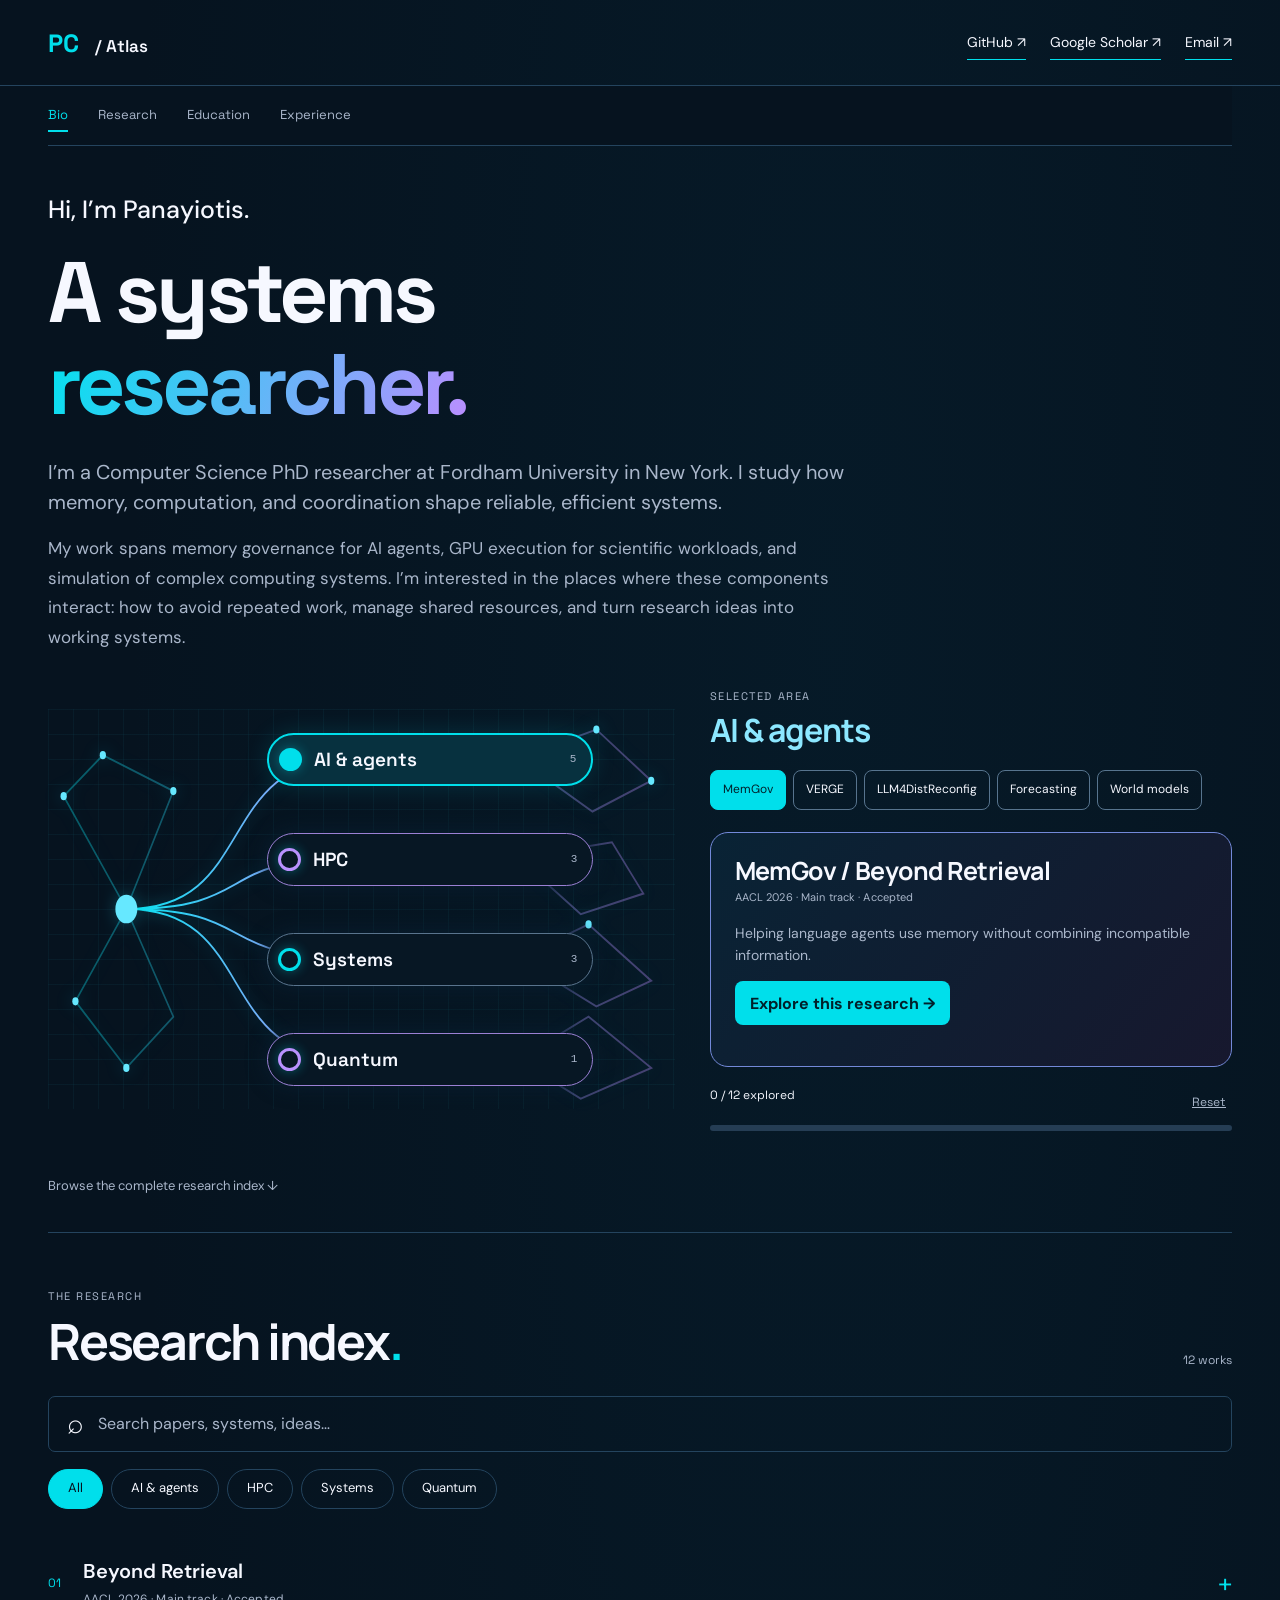
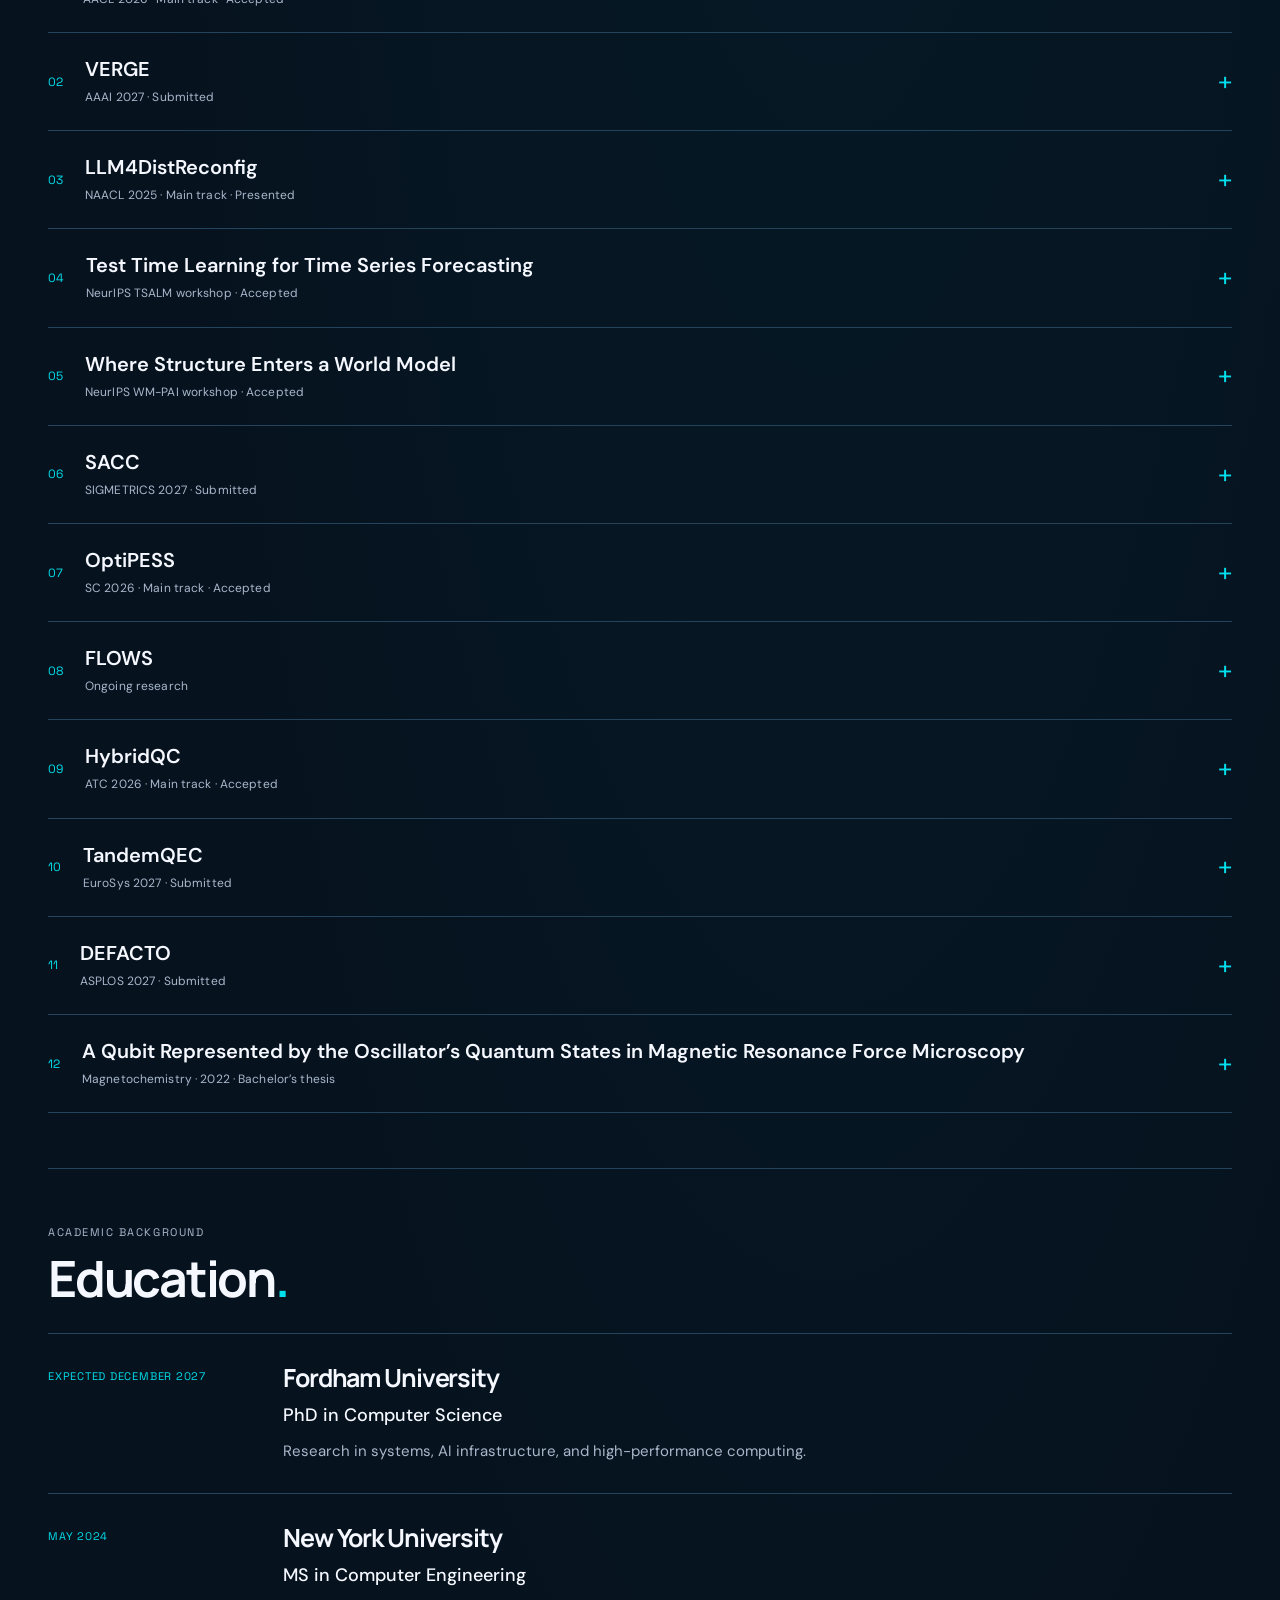
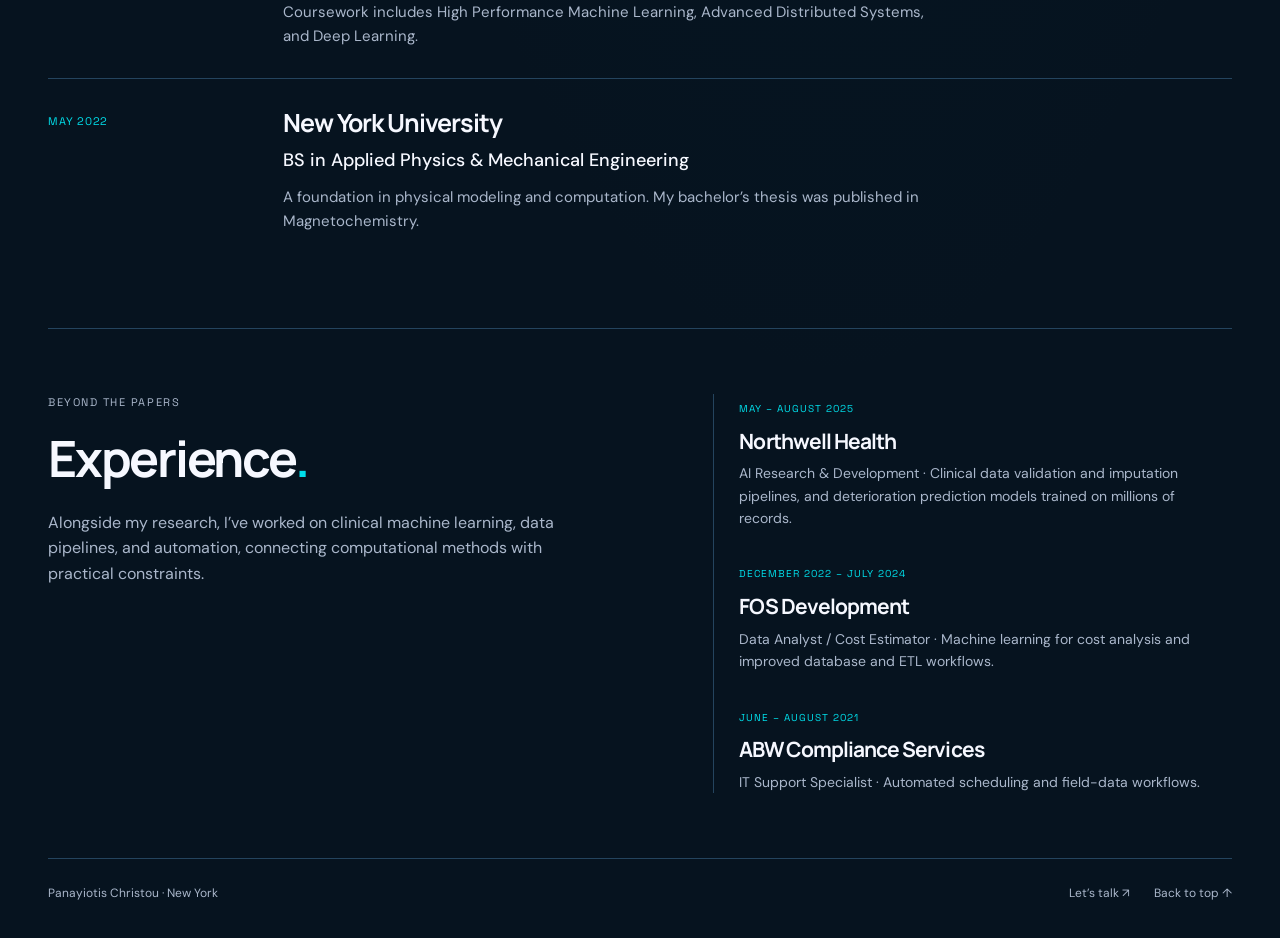
<file: index.html>
<!doctype html><html lang="en"><head><meta charset="utf-8"><meta name="viewport" content="width=device-width,initial-scale=1"><link rel="canonical" href="https://panaschristou.github.io/"><meta name="theme-color" content="#06131f"><meta name="description" content="Panayiotis Christou. Systems researcher at Fordham University working across AI infrastructure, HPC, and system design."><title>Panayiotis Christou | Systems Researcher</title><link rel="icon" href="assets/favicon.svg"><link rel="stylesheet" href="style.css?v=4"><script src="data.js?v=4"></script><script src="app.js?v=4" defer></script><script src="navigation.js?v=4" defer></script></head><body class="atlas"><header><a class="brand" href="./"><b>PC</b> / Atlas</a><nav class="profile-links" aria-label="Profile and contact"><a href="https://github.com/panaschristou">GitHub ↗</a><a href="https://scholar.google.com/citations?user=f0DMnVAAAAAJ">Google Scholar ↗</a><a href="mailto:pc2442@nyu.edu">Email ↗</a></nav></header><nav class="section-nav" aria-label="Page sections"><a href="#bio">Bio</a><a href="#research">Research</a><a href="#education">Education</a><a href="#experience">Experience</a></nav><main><section class="hero" id="bio" aria-label="Bio"><p class="greeting">Hi, I’m Panayiotis.</p><h1>A systems<br><em>researcher.</em></h1><div class="bio-copy"><p>I’m a Computer Science PhD researcher at Fordham University in New York. I study how memory, computation, and coordination shape reliable, efficient systems.</p><p>My work spans memory governance for AI agents, GPU execution for scientific workloads, and simulation of complex computing systems. I’m interested in the places where these components interact: how to avoid repeated work, manage shared resources, and turn research ideas into working systems.</p></div></section><section class="explorer" aria-label="Research explorer"><div class="map" aria-label="Choose a research area"><svg viewBox="0 0 800 390" preserveAspectRatio="none" aria-hidden="true"><defs><linearGradient id="line"><stop stop-color="#05e4ef"/><stop offset="1" stop-color="#bb8bff"/></linearGradient></defs><g fill="none" stroke="url(#line)" stroke-width="2"><path d="M100 195 C270 195 210 48 390 48 M100 195 C270 195 210 145 390 145 M100 195 C270 195 210 243 390 243 M100 195 C270 195 210 342 390 342"/><path opacity=".35" d="M100 195L20 85 70 45 160 80 100 195 35 285 100 350 160 300Z M600 48L700 20 770 70 695 100 600 48 M600 145L720 130 760 180 680 200Z M600 243L690 210 770 265 700 290Z M600 342L690 300 770 350 680 380Z"/></g><g fill="#66e8ff"><circle cx="100" cy="195" r="14"/><circle cx="20" cy="85" r="4"/><circle cx="70" cy="45" r="4"/><circle cx="160" cy="80" r="4"/><circle cx="35" cy="285" r="4"/><circle cx="100" cy="350" r="4"/><circle cx="700" cy="20" r="4"/><circle cx="770" cy="70" r="4"/><circle cx="690" cy="210" r="4"/></g></svg><div class="map-nodes"><button data-map="ai" aria-pressed="true"><i></i>AI & agents<small>5</small></button><button data-map="hpc" aria-pressed="false"><i></i>HPC<small>3</small></button><button data-map="systems" aria-pressed="false"><i></i>Systems<small>3</small></button><button data-map="quantum" aria-pressed="false"><i></i>Quantum<small>1</small></button></div></div><div class="explorer-content"><span class="eyebrow">SELECTED AREA</span><h2 id="area-title">AI & agents</h2><div id="paper-tabs" class="paper-tabs"></div><article id="active-paper" class="active-paper"></article><div class="progress-line"><span id="progress-text" aria-live="polite">0 / 12 explored</span><button id="reset-progress">Reset</button></div><progress max="12" value="0" aria-label="Research explored"></progress></div></section><a class="all-link" href="#research">Browse the complete research index ↓</a><section class="research" id="research"><div class="section-heading"><div><span class="eyebrow">THE RESEARCH</span><h2>Research index<span class="dot">.</span></h2></div><span class="count" aria-live="polite">12 works</span></div><label class="search"><span aria-hidden="true">⌕</span><input type="search" placeholder="Search papers, systems, ideas…" aria-label="Search research"></label><div class="filters" aria-label="Filter research"><button data-filter="all" aria-pressed="true">All</button><button data-filter="ai" aria-pressed="false">AI & agents</button><button data-filter="hpc" aria-pressed="false">HPC</button><button data-filter="systems" aria-pressed="false">Systems</button><button data-filter="quantum" aria-pressed="false">Quantum</button></div><div class="papers"><details class="paper" id="memgov" data-area="ai"><summary><span class="paper-num">01</span><span><span class="paper-title">Beyond Retrieval</span><span class="status">AACL 2026 · Main track · Accepted</span></span><span class="plus" aria-hidden="true">+</span></summary><div class="paper-body"><p class="subtitle">Deterministic Memory Governance with Pairwise Constraints and Certified Repair for Long-Term Language Agents</p><div class="research-narrative"><section><h4>Motivation</h4><p>Retrieval can return individually relevant memories that conflict when combined. This work asks how an agent can use long-term memory while respecting explicit compatibility constraints, instead of relying on the language model to resolve every conflict.</p></section><section><h4>Contribution</h4><p>MemGov inserts a governance layer between retrieval and context construction. It identifies pairwise conflicts, repairs candidate memory sets deterministically, and produces certificates that let the resulting selection be checked.</p></section><section><h4>Findings</h4><p>Across 3,200 benchmark cases, detected unsafe merges fell from 47–51% to 0%, with answer hit rates within approximately 2–4 percentage points of retrieval baselines and 62–69 ms of governance overhead per case.</p></section><section><h4>Insight</h4><p>The results illustrate a way to make memory consistency an explicit systems responsibility. The guarantee concerns detected pairwise constraint violations in evaluated memory sets; it does not establish factual correctness or eliminate hallucinations.</p></section></div><div class="paper-links"><a href="https://aclanthology.org/2026.aacl-long.246/">Paper ↗</a></div></div></details><details class="paper" id="verge" data-area="ai"><summary><span class="paper-num">02</span><span><span class="paper-title">VERGE</span><span class="status">AAAI 2027 · Submitted</span></span><span class="plus" aria-hidden="true">+</span></summary><div class="paper-body"><p class="subtitle">Verified Evidence-Aware Release Governance and Execution for Shared Multi-Agent Memory</p><div class="research-narrative"><section><h4>Motivation</h4><p>When multiple agents share memory, deciding what to release is a separate problem from finding relevant information. A useful release must also respect policy constraints, and those decisions should remain consistent across storage systems.</p></section><section><h4>Contribution</h4><p>VERGE combines typed release constraints, MILP-based planning, an independent verifier, and fail-closed commits. This separates utility optimization from enforcement: a proposed release must pass verification before it is committed.</p></section><section><h4>Findings</h4><p>In the 17,220-decision benchmark, evaluated planners matched the oracle objective with zero observed policy violations. Five storage adapters preserved equivalent release decisions. A separate, larger stress sweep exposed utility and timeout tradeoffs.</p></section><section><h4>Insight</h4><p>The systems question is where to place trust: the planner proposes, while a separate verification boundary decides whether the release can proceed. Benchmark compliance is evidence for the evaluated policies, not a universal safety guarantee.</p></section></div><div class="paper-links"></div></div></details><details class="paper" id="llm4dist" data-area="ai"><summary><span class="paper-num">03</span><span><span class="paper-title">LLM4DistReconfig</span><span class="status">NAACL 2025 · Main track · Presented</span></span><span class="plus" aria-hidden="true">+</span></summary><div class="paper-body"><p class="subtitle">A Fine-tuned Large Language Model for Power Distribution Network Reconfiguration</p><div class="research-narrative"><section><h4>Motivation</h4><p>Power distribution reconfiguration requires outputs that satisfy network constraints. A language model can produce plausible configurations that are still invalid, motivating adaptation that accounts for the structure of the task.</p></section><section><h4>Contribution</h4><p>The study combines domain-specific prompts, LoRA fine-tuning, and constraint-aware loss terms, and evaluates language-model-generated configurations across multiple network sizes.</p></section><section><h4>Findings</h4><p>In the reported Llama 2 experiment, improper outputs decreased from 481 to 24 out of 500 cases after the combined prompting, loss, and fine-tuning interventions.</p></section><section><h4>Insight</h4><p>The comparison shows why domain constraints belong in model adaptation and evaluation, beyond fluent output generation. The reduction comes from several interventions together and should not be attributed to any one component or generalized to every model.</p></section></div><div class="paper-links"><a href="https://arxiv.org/abs/2501.14960">arXiv ↗</a></div></div></details><details class="paper" id="ttt" data-area="ai"><summary><span class="paper-num">04</span><span><span class="paper-title">Test Time Learning for Time Series Forecasting</span><span class="status">NeurIPS TSALM workshop · Accepted</span></span><span class="plus" aria-hidden="true">+</span></summary><div class="paper-body"><p class="subtitle"></p><div class="research-narrative"><section><h4>Motivation</h4><p>Long time-series contexts contain useful history, but a fixed representation may not adapt well to the sequence being forecast. This study investigates test-time learning as an alternative mechanism for processing that history.</p></section><section><h4>Contribution</h4><p>Test-time training layers replace the Mamba blocks in the TimeMachine forecasting architecture. Experiments span seven datasets and examine forecasting behavior as the available input context grows.</p></section><section><h4>Findings</h4><p>At a 5,760-step input context, aggregate MSE was 0.509 versus 0.546 for TimeMachine, a 6.8% reduction in that comparison. Results vary across datasets and prediction horizons.</p></section><section><h4>Insight</h4><p>The work connects adaptation during sequence processing with forecasting quality. Longer context is an experimental variable rather than an automatic improvement; the reported aggregate does not imply a win on every dataset. The work was also presented to Northwell Health and Cadenza VC.</p></section></div><div class="paper-links"><a href="https://arxiv.org/abs/2409.14012">arXiv ↗</a></div></div></details><details class="paper" id="world-models" data-area="ai"><summary><span class="paper-num">05</span><span><span class="paper-title">Where Structure Enters a World Model</span><span class="status">NeurIPS WM-PAI workshop · Accepted</span></span><span class="plus" aria-hidden="true">+</span></summary><div class="paper-body"><p class="subtitle">From Predictive Fit to Physical Rollout</p><div class="research-narrative"><section><h4>Motivation</h4><p>Predicting the next observation accurately does not necessarily produce stable physical behavior when a model runs autonomously. This work studies where temporal and geometric structure should enter a model to improve its rollouts.</p></section><section><h4>Contribution</h4><p>The study combines same-body temporal prediction objectives with equivariant pairwise adapters and evaluates autonomous planetary trajectories, comparing these choices against an absolute next-token baseline.</p></section><section><h4>Findings</h4><p>On simulated single-planet trajectories, mean full-rollout MSE fell from 1.805 to 0.498 across three seeds, a 72.4% reduction. Evaluation used 16 autonomous rollouts per checkpoint.</p></section><section><h4>Insight</h4><p>The results distinguish local predictive fit from behavior over an extended rollout. They support studying objectives and structural adapters together, within the tested single-planet setting; they do not establish performance on interacting multi-body systems or real-world deployments.</p></section></div><div class="paper-links"></div></div></details><details class="paper" id="sacc" data-area="hpc"><summary><span class="paper-num">06</span><span><span class="paper-title">SACC</span><span class="status">SIGMETRICS 2027 · Submitted</span></span><span class="plus" aria-hidden="true">+</span></summary><div class="paper-body"><p class="subtitle">A Structure-Aware GPU Engine for Out-of-Core Constrained Clustering</p><div class="research-narrative"><section><h4>Motivation</h4><p>Constrained clustering couples assignment decisions through a graph, while large feature datasets can exceed GPU memory. SACC addresses how to exploit problem structure without requiring the entire dataset to reside on the device.</p></section><section><h4>Contribution</h4><p>The engine decomposes assignment graphs and dispatches components to specialized GPU solvers. Bounded streaming and reuse support out-of-core execution while preserving the clustering result in the matched evaluation.</p></section><section><h4>Findings</h4><p>A single 40 GB A100 processed 10 million rows containing 80 GB of features in the Tahoe experiment. Mean end-to-end speedup was 1.46× over a matched streaming reference, with identical assignments and centroids.</p></section><section><h4>Insight</h4><p>This comparison connects algorithmic structure with data movement: specialized solvers and a bounded working set can be evaluated together without changing the output. The speedup is specific to the matched Tahoe experiment, rather than a universal GPU performance claim.</p></section></div><div class="paper-links"></div></div></details><details class="paper" id="optipess" data-area="hpc"><summary><span class="paper-num">07</span><span><span class="paper-title">OptiPESS</span><span class="status">SC 2026 · Main track · Accepted</span></span><span class="plus" aria-hidden="true">+</span></summary><div class="paper-body"><p class="subtitle">A GPU-Accelerated Quantum-Classical Framework for Optimized PES Scans</p><div class="research-narrative"><section><h4>Motivation</h4><p>Potential-energy scans solve many related optimization problems. Treating every point as an independent cold start repeats setup and optimization work, motivating a workflow that reuses information across the scan.</p></section><section><h4>Contribution</h4><p>OptiPESS uses similarity-guided skip, quick, and full execution choices alongside persistent CUDA-Q contexts, cached optimizer state, CUDA graphs, and batched gradients.</p></section><section><h4>Findings</h4><p>Evaluation across 18 molecules on eight A100 GPUs reported up to 74.8% less wall time than plain VQE. The reported comparison reduced runtime from 11,908.82 seconds to 3,002.23 seconds.</p></section><section><h4>Insight</h4><p>The contribution is a systems approach to avoiding repeated work across related scientific tasks, alongside efficient GPU execution. These are noiseless statevector simulation results, not measured speedups on quantum hardware. A first-author SC 2026 presentation is scheduled.</p></section></div><div class="paper-links"><a href="https://arxiv.org/abs/2611.01389">arXiv ↗</a></div></div></details><details class="paper" id="flows" data-area="hpc"><summary><span class="paper-num">08</span><span><span class="paper-title">FLOWS</span><span class="status">Ongoing research</span></span><span class="plus" aria-hidden="true">+</span></summary><div class="paper-body"><p class="subtitle">A Fully Parallel Quantum-Classical Framework for Optimized Workload Structured Hamiltonians</p><div class="research-narrative"><section><h4>Motivation</h4><p>Related optimization workloads may share useful solutions and evaluation evidence, but reuse must be coordinated with changing resource needs. FLOWS investigates how to combine continuation across tasks with resource-aware execution.</p></section><section><h4>Contribution</h4><p>Current mechanisms include continuation and evidence contracts, exclusive device teams, setup-affinity scheduling, and bounded asynchronous observation windows. Chemistry and weighted MaxCut provide workload families with distinct qualification limits.</p></section><section><h4>Status & scope</h4><p>This is ongoing research. Device teams resize after outstanding work drains; running kernels do not migrate. Performance qualification is revision-specific, and no new speedup is claimed here.</p></section><section><h4>Insight</h4><p>The central design question is how to preserve valid reuse while controlling ownership, concurrency, and scheduling overhead. The project makes those boundaries explicit before drawing conclusions about native multi-GPU performance.</p></section></div><div class="paper-links"></div></div></details><details class="paper" id="hybridqc" data-area="systems"><summary><span class="paper-num">09</span><span><span class="paper-title">HybridQC</span><span class="status">ATC 2026 · Main track · Accepted</span></span><span class="plus" aria-hidden="true">+</span></summary><div class="paper-body"><p class="subtitle">Hardware-Grounded Simulation of Tightly Integrated Hybrid Quantum-Classical Systems</p><div class="research-narrative"><section><h4>Motivation</h4><p>Hybrid systems combine processors, controllers, memory, and communication links with different capacities. Modeling only computation can miss bottlenecks created by shared resources and orchestration.</p></section><section><h4>Contribution</h4><p>HybridQC maps workload dependency graphs onto finite-capacity resources in a discrete-event simulator. Hardware profiles cover five backends, enabling studies of scheduling, communication, and resource contention.</p></section><section><h4>Findings</h4><p>Mixed-workload simulations showed up to 1.80× makespan variation across scheduling policies, demonstrating that orchestration choices can materially change modeled completion time.</p></section><section><h4>Insight</h4><p>The result makes scheduling and resource contention part of the architectural analysis, rather than treating them as fixed overheads. Calibration and validation differ by backend; the reported variation is a simulated policy effect, not a universal hardware speedup.</p></section></div><div class="paper-links"><a href="https://arxiv.org/abs/2607.13352">arXiv ↗</a></div></div></details><details class="paper" id="tandemqec" data-area="systems"><summary><span class="paper-num">10</span><span><span class="paper-title">TandemQEC</span><span class="status">EuroSys 2027 · Submitted</span></span><span class="plus" aria-hidden="true">+</span></summary><div class="paper-body"><p class="subtitle">Joint Provisioning of Streaming Quantum Error Correction in Tightly-Integrated Quantum-Classical Systems</p><div class="research-narrative"><section><h4>Motivation</h4><p>Streaming error correction depends on an entire path from measurement through transfer and decoding to feedback. Provisioning decoder compute alone can overlook bandwidth, buffering, and contention elsewhere in that path.</p></section><section><h4>Contribution</h4><p>TandemQEC jointly models the streaming lifecycle and the resources that govern its latency. It provides a basis for studying decoder capacity, transfer bandwidth, and buffers together rather than sizing each in isolation.</p></section><section><h4>Findings</h4><p>Validation against 960 repeated GPU–CPU runs produced median absolute relative errors of 1.06% for median latency and 1.74% for p95 latency.</p></section><section><h4>Insight</h4><p>The work connects provisioning decisions to end-to-end timing, including tail latency. The error figures apply to the GPU–CPU validation campaign, not every backend. This project was previously titled StreamingQEC.</p></section></div><div class="paper-links"><a href="https://arxiv.org/abs/2607.13351">arXiv ↗</a></div></div></details><details class="paper" id="defacto" data-area="systems"><summary><span class="paper-num">11</span><span><span class="paper-title">DEFACTO</span><span class="status">ASPLOS 2027 · Submitted</span></span><span class="plus" aria-hidden="true">+</span></summary><div class="paper-body"><p class="subtitle">Composing Logical Execution, Real-Time Decoding, and Magic-State Supply in Tightly Integrated Quantum-Classical Systems</p><div class="research-narrative"><section><h4>Motivation</h4><p>Logical execution, real-time decoding, and magic-state supply interact through dependencies and finite resources. Improving one subsystem may leave total execution time unchanged if another resource remains the bottleneck.</p></section><section><h4>Contribution</h4><p>DEFACTO couples these components in an event-driven simulator with explicit resource ownership and feedback constraints, allowing joint provisioning decisions to be studied at the system level.</p></section><section><h4>Findings</h4><p>In a feedback-constrained case study, jointly increasing workers and feedback-buffer entries reduced modeled runtime from 105.9 to 21.5 ms, a 4.93× simulated speedup. Increasing workers alone gave no benefit in that configuration.</p></section><section><h4>Insight</h4><p>The case study illustrates why bottlenecks must be evaluated in combination: extra compute only helped when feedback capacity increased too. The result concerns the modeled workload, not acceleration of the simulator itself or measured hardware execution.</p></section></div><div class="paper-links"></div></div></details><details class="paper" id="thesis" data-area="quantum"><summary><span class="paper-num">12</span><span><span class="paper-title">A Qubit Represented by the Oscillator’s Quantum States in Magnetic Resonance Force Microscopy</span><span class="status">Magnetochemistry · 2022 · Bachelor’s thesis</span></span><span class="plus" aria-hidden="true">+</span></summary><div class="paper-body"><p class="subtitle"></p><div class="research-narrative"><section><h4>Motivation</h4><p>My bachelor’s thesis explores whether a mechanical oscillator in magnetic resonance force microscopy can represent a qubit, connecting a physical measurement platform with quantum-state control.</p></section><section><h4>Contribution</h4><p>The paper proposes using the oscillator’s lowest two quantum states under cantilever–spin resonance, and a control scheme that prepares the spin and varies its coupling interval with the oscillator.</p></section><section><h4>Findings</h4><p>The analysis derives the associated Rabi oscillations and uses experimentally motivated parameters to estimate a feasible oscillation frequency.</p></section><section><h4>Insight</h4><p>This is a theoretical proposal for oscillator-based qubit control, rather than an experimental demonstration. It established the physical modeling foundation of my undergraduate research and was published in Magnetochemistry in 2022.</p></section></div><div class="paper-links"><a href="https://doi.org/10.3390/magnetochemistry8080076">Paper ↗</a></div></div></details></div><p class="empty" hidden>No matching research. Try another search or area.</p></section><section class="education" id="education" aria-labelledby="education-title"><div class="section-heading"><div><span class="eyebrow">ACADEMIC BACKGROUND</span><h2 id="education-title">Education<span class="dot">.</span></h2></div></div><div class="education-list"><article><span class="degree-date">EXPECTED DECEMBER 2027</span><div><h3>Fordham University</h3><p class="degree">PhD in Computer Science</p><p>Research in systems, AI infrastructure, and high-performance computing.</p></div></article><article><span class="degree-date">MAY 2024</span><div><h3>New York University</h3><p class="degree">MS in Computer Engineering</p><p>Coursework includes High Performance Machine Learning, Advanced Distributed Systems, and Deep Learning.</p></div></article><article><span class="degree-date">MAY 2022</span><div><h3>New York University</h3><p class="degree">BS in Applied Physics &amp; Mechanical Engineering</p><p>A foundation in physical modeling and computation. My bachelor’s thesis was published in Magnetochemistry.</p></div></article></div></section><section class="about" id="experience"><div><span class="eyebrow">BEYOND THE PAPERS</span><h2>Experience<span class="dot">.</span></h2><p>Alongside my research, I’ve worked on clinical machine learning, data pipelines, and automation, connecting computational methods with practical constraints.</p></div><div class="timeline"><div><span>MAY – AUGUST 2025</span><h3>Northwell Health</h3><p>AI Research & Development · Clinical data validation and imputation pipelines, and deterioration prediction models trained on millions of records.</p></div><div><span>DECEMBER 2022 – JULY 2024</span><h3>FOS Development</h3><p>Data Analyst / Cost Estimator · Machine learning for cost analysis and improved database and ETL workflows.</p></div><div><span>JUNE – AUGUST 2021</span><h3>ABW Compliance Services</h3><p>IT Support Specialist · Automated scheduling and field-data workflows.</p></div></div></section><footer><span>Panayiotis Christou · New York</span><a href="mailto:pc2442@nyu.edu">Let’s talk ↗</a><a href="#bio">Back to top ↑</a></footer></main><dialog id="research-dialog"><button class="close-dialog" aria-label="Close research details">Close ×</button><div id="dialog-body"></div></dialog></body></html>
</file>
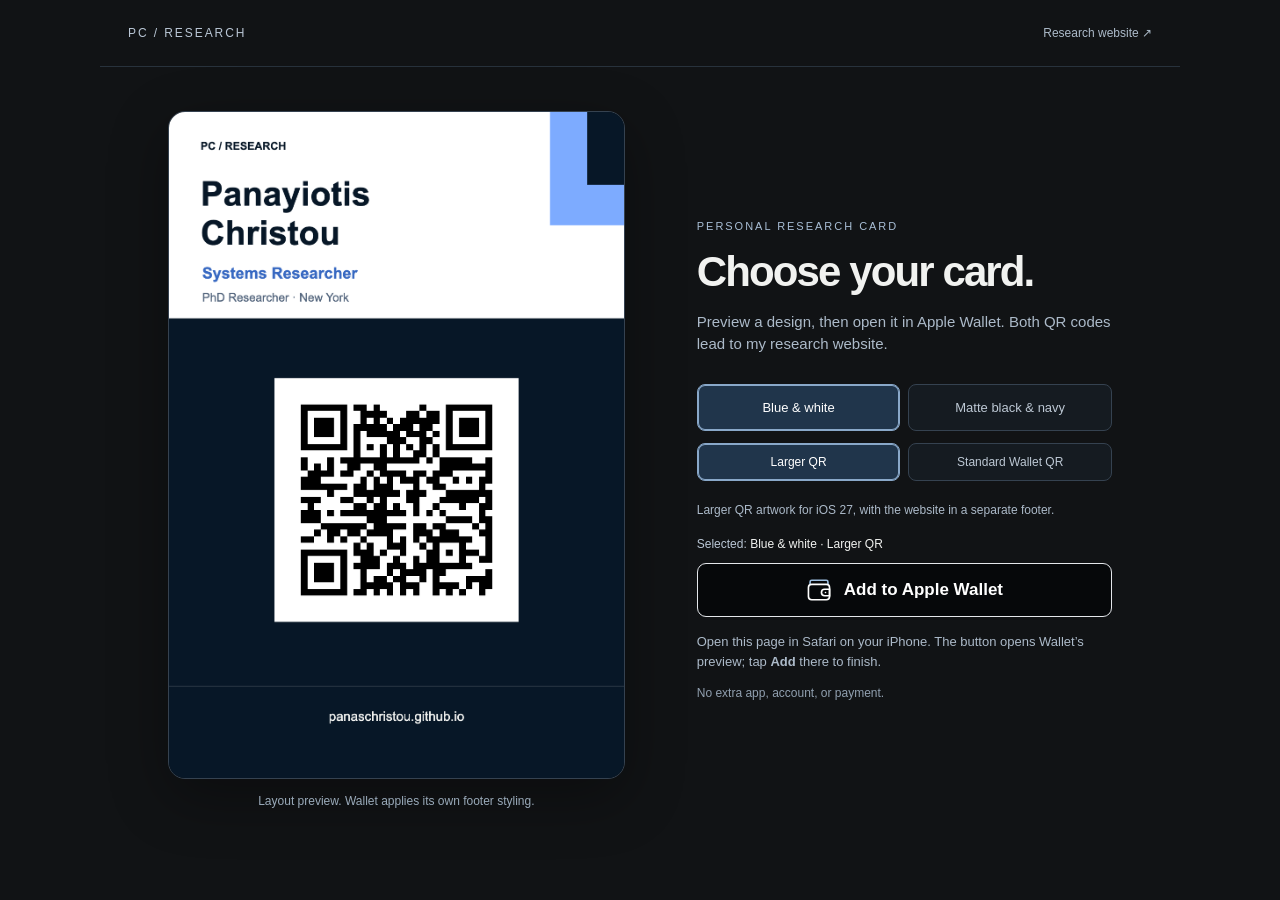
<file: card/index.html>
<!doctype html>
<html lang="en">
<head>
  <meta charset="utf-8">
  <meta name="viewport" content="width=device-width,initial-scale=1,viewport-fit=cover">
  <meta name="theme-color" content="#111315">
  <meta name="robots" content="noindex">
  <title>Panayiotis Christou · Wallet card</title>
  <style>
    *{box-sizing:border-box}body{margin:0;background:#111315;color:#f1f2f0;font:16px/1.5 -apple-system,BlinkMacSystemFont,"Helvetica Neue",Arial,sans-serif}
    a{color:inherit}header{max-width:1080px;margin:auto;padding:24px 28px;display:flex;align-items:center;justify-content:space-between;border-bottom:1px solid #28323c;font-size:12px}
    .brand{letter-spacing:.16em;color:#bac7d6}.back{text-decoration:none;color:#acbac9}
    main{max-width:1000px;margin:auto;padding:44px 28px;display:grid;grid-template-columns:1.1fr 1fr;gap:72px;align-items:center}
    .intro{grid-column:2;grid-row:1}.eyebrow{color:#a9bfd6;font-size:11px;letter-spacing:.18em;text-transform:uppercase}h1{font-size:42px;line-height:1.06;letter-spacing:-.045em;font-weight:600;margin:16px 0}
    .description{color:#acbac9;font-size:15px;max-width:32em}.choices{display:grid;grid-template-columns:1fr 1fr;gap:8px;margin:28px 0 20px}
    .layouts{margin-top:-8px}.layouts button{font-size:12px;padding:9px}.layout-note{font-size:12px;color:#acbac9;margin:0 0 16px}button{font:inherit;cursor:pointer;border:1px solid #354250;border-radius:8px;color:#bdc8d4;background:#151b21;padding:13px 9px;font-size:13px}
    button[aria-pressed="true"]{background:#20354b;color:#fff;border-color:#89a8c9;box-shadow:inset 0 0 0 1px #89a8c9}
    .preview{grid-column:1;grid-row:1;margin:0;min-width:0}.preview img{display:block;width:100%;height:auto;border-radius:17px;border:1px solid #354250;box-shadow:0 18px 60px #0005}
    figcaption{margin-top:13px;color:#9aaaba;font-size:12px;text-align:center}.wallet-link{display:flex;align-items:center;justify-content:center;gap:12px;min-height:54px;width:100%;border:1px solid #e4e7eb;border-radius:9px;background:#06080a;color:#fff;text-decoration:none;font-size:17px;font-weight:600}
    .wallet-link svg{width:26px;height:26px;flex-shrink:0}.help{font-size:13px;color:#acbac9;margin-top:15px}.small{font-size:12px;color:#91a0b0}.selected{font-size:12px;color:#bac7d6;margin:16px 0 10px}.selected strong{color:#f1f2f0;font-weight:500}
    :focus-visible{outline:3px solid #adc8e5;outline-offset:4px}button:hover{border-color:#adc8e5}.wallet-link:hover{background:#142335}
    @media(max-width:700px){header{padding:18px 20px;font-size:10px}main{display:flex;flex-direction:column;gap:0;padding:24px 20px 28px;padding-bottom:max(28px,env(safe-area-inset-bottom))}.intro{display:contents}.eyebrow{display:none}h1{font-size:29px;text-align:center;margin:0 0 8px}.description{text-align:center;font-size:13px;margin:0;max-width:29em}.choices{order:1;width:100%;max-width:380px;margin:18px 0}.preview{order:2;width:min(100%,310px)}.preview img{max-height:46svh;width:auto;max-width:100%;margin:auto;object-fit:contain;border-radius:13px}figcaption{font-size:11px;margin-top:9px}.layouts{margin-top:0}.layout-note{order:1;text-align:center;font-size:11px;margin:0 0 16px;max-width:32em}.selected{order:3;margin-top:18px}.wallet-link{order:4;max-width:380px}.help{order:5;text-align:center;max-width:30em;margin:12px 0 0}.small{order:6;text-align:center;margin:8px 0 0}}
  </style>
</head>
<body>
  <header><span class="brand">PC / RESEARCH</span><a class="back" href="/">Research website ↗</a></header>
  <main>
    <section class="intro" aria-labelledby="page-title">
      <p class="eyebrow">Personal research card</p>
      <h1 id="page-title">Choose your card.</h1>
      <p class="description">Preview a design, then open it in Apple Wallet. Both QR codes lead to my research website.</p>
      <div class="choices" role="group" aria-label="Card design">
        <button type="button" data-design="fold" aria-pressed="true">Blue &amp; white</button>
        <button type="button" data-design="matte" aria-pressed="false">Matte black &amp; navy</button>
      </div>
      <div class="choices layouts" role="group" aria-label="QR layout">
        <button type="button" data-layout="large" aria-pressed="true">Larger QR</button>
        <button type="button" data-layout="standard" aria-pressed="false">Standard Wallet QR</button>
      </div>
      <p class="layout-note" id="layout-note">Larger QR artwork for iOS 27, with the website in a separate footer.</p>
      <p class="selected" aria-live="polite">Selected: <strong id="selection">Blue &amp; white · Larger QR</strong></p>
      <a class="wallet-link" id="wallet-link" href="Panayiotis-Christou-Large.pkpass?v=5">
        <svg aria-hidden="true" viewBox="0 0 32 32" fill="none"><path d="M5 9V6a2 2 0 0 1 2-2h18a2 2 0 0 1 2 2v3" stroke="#9cbedf" stroke-width="2"/><rect x="3" y="9" width="26" height="19" rx="4" stroke="currentColor" stroke-width="2"/><path d="M23 15h6v8h-6a4 4 0 0 1 0-8Z" stroke="currentColor" stroke-width="2"/><circle cx="24" cy="19" r="1" fill="currentColor"/></svg>
        <span>Add to Apple Wallet</span>
      </a>
      <p class="help">Open this page in Safari on your iPhone. The button opens Wallet’s preview; tap <strong>Add</strong> there to finish.</p>
      <p class="small">No extra app, account, or payment.</p>
    </section>
    <figure class="preview">
      <img id="card-preview" src="fold-large-preview.png?v=3" width="1035" height="1515" alt="Blue and white research card for Panayiotis Christou, Systems Researcher, PhD Researcher, New York, with a QR code to his website.">
      <figcaption>Layout preview. Wallet applies its own footer styling.</figcaption>
    </figure>
  </main>
  <script>
    const designs={fold:{name:'Blue & white',asset:'fold',file:'Panayiotis-Christou'},matte:{name:'Matte black & navy',asset:'matte-navy',file:'Panayiotis-Christou-Matte'}};
    let selectedDesign='fold',selectedLayout='large';
    function renderSelection(updateHash){
      const design=designs[selectedDesign];
      const large=selectedLayout==='large';
      document.getElementById('card-preview').src=design.asset+'-'+selectedLayout+'-preview.png?v='+((selectedDesign==='fold'&&large)?'3':'2');
      document.getElementById('card-preview').alt=design.name+' research card for Panayiotis Christou, with '+(large?'a larger QR code':'a standard Wallet QR code')+' and a separate website footer.';
      document.getElementById('selection').textContent=design.name+' · '+(large?'Larger QR':'Standard QR');
      document.getElementById('wallet-link').href=design.file+(large?'-Large':'')+'.pkpass?v='+((selectedDesign==='fold'&&large)?'5':'4');
      document.getElementById('layout-note').textContent=large?'Larger QR artwork for iOS 27, with the website in a separate footer.':'Wallet controls this QR size. The website is in a separate footer.';
      document.querySelectorAll('[data-design]').forEach(b=>b.setAttribute('aria-pressed',String(b.dataset.design===selectedDesign)));
      document.querySelectorAll('[data-layout]').forEach(b=>b.setAttribute('aria-pressed',String(b.dataset.layout===selectedLayout)));
      if(updateHash)history.replaceState(null,'',location.pathname+location.search+(selectedDesign==='matte'?'#matte':'')+(selectedLayout==='standard'?(selectedDesign==='matte'?'-standard':'#standard'):''));
    }
    function readHash(){selectedDesign=location.hash.includes('matte')?'matte':'fold';selectedLayout=location.hash.includes('standard')?'standard':'large';renderSelection(false)}
    document.querySelectorAll('[data-design]').forEach(b=>b.addEventListener('click',()=>{selectedDesign=b.dataset.design;renderSelection(true)}));
    document.querySelectorAll('[data-layout]').forEach(b=>b.addEventListener('click',()=>{selectedLayout=b.dataset.layout;renderSelection(true)}));
    readHash();window.addEventListener('hashchange',readHash);
  </script>
</body>
</html>
</file>
<file: style.css>
@import url('https://fonts.googleapis.com/css2?family=DM+Sans:wght@400;500;600;700&family=Manrope:wght@400;500;600;700;800&family=Space+Grotesk:wght@400;500;600;700&display=swap');
*{box-sizing:border-box}html{scroll-behavior:smooth;scroll-padding-top:80px}body{margin:0;background:var(--bg);color:var(--fg);font:16px/1.6 'DM Sans',sans-serif;--bg:#080c14;--fg:#f6f8ff;--muted:#aab7cb;--line:#29384e;--accent:#6392ff;--panel:#101a29}a{color:inherit;text-decoration:none}button,input{font:inherit}button,a,input,summary{-webkit-tap-highlight-color:transparent}a:hover{color:var(--accent)}button,summary{cursor:pointer}button{color:inherit}button:focus-visible,a:focus-visible,summary:focus-visible,input:focus-visible{outline:3px solid var(--accent);outline-offset:5px}button{background:none;border:0}header{max-width:1280px;margin:auto;padding:25px 48px;display:flex;justify-content:space-between;align-items:center;gap:16px;border-bottom:1px solid var(--line)}header nav{display:flex;gap:26px;font-size:14px;white-space:nowrap}header nav a{border-bottom:1px solid var(--accent)}.brand{font:600 17px 'Space Grotesk',sans-serif}.brand b{color:var(--accent);font-size:25px;margin-right:12px}main{max-width:1280px;margin:auto;padding:0 48px}h1,h2,h3,p{margin:0}h1,h2,h3{font-family:'Manrope',sans-serif;line-height:1.08;letter-spacing:-.045em}h1{font-size:clamp(48px,6.7vw,88px);font-weight:800;max-width:1000px}h2{font-size:clamp(30px,4vw,50px)}h3{font-size:24px}.hero{padding:75px 0 46px}.eyebrow{display:block;font:11px/1.5 'Space Grotesk',monospace;letter-spacing:.14em;color:var(--muted);margin-bottom:20px}.hero p{font-size:21px;color:var(--muted);max-width:670px;margin-top:26px;line-height:1.5}em{font-style:normal;color:var(--accent)}.social{display:flex;flex-wrap:wrap;gap:24px;margin-top:25px;font-size:15px}.social a,.paper-links a{border-bottom:1px solid var(--accent)}.research{padding:55px 0;border-top:1px solid var(--line)}.section-heading{display:flex;align-items:end;justify-content:space-between;gap:20px;margin-bottom:28px}.section-heading .eyebrow{margin-bottom:10px}.count{font:12px 'Space Grotesk',monospace;color:var(--muted);white-space:nowrap}.dot{color:var(--accent)}.search{display:flex;align-items:center;gap:14px;border:1px solid var(--line);border-radius:7px;padding:10px 18px;margin-bottom:17px}.search>span{font-size:28px;line-height:1}.search input{background:transparent;border:0;width:100%;color:var(--fg);min-width:0;padding:4px 0;outline-offset:9px}input::placeholder{color:var(--muted)}.filters{display:flex;gap:8px;flex-wrap:wrap;margin:0 0 26px}.filters button{font-size:13px;border:1px solid var(--line);border-radius:30px;min-height:40px;padding:7px 19px}.filters button[aria-pressed=true]{background:var(--accent);border-color:var(--accent);color:var(--bg)}.paper{border-bottom:1px solid var(--line);scroll-margin-top:25px}.paper summary{display:flex;align-items:center;gap:22px;padding:23px 0;list-style:none}.paper summary::-webkit-details-marker{display:none}.paper summary>span:nth-child(2){flex:1;min-width:0}.paper-num{color:var(--accent);font:12px 'Space Grotesk',monospace}.paper-title{display:block;font-size:20px;line-height:1.35;font-weight:600}.status{display:block;font-size:12px;color:var(--muted);margin-top:5px;letter-spacing:.01em}.plus{font-size:26px;color:var(--accent);font-weight:400}.paper[open] .plus{transform:rotate(45deg)}.paper[open]{background:var(--panel)}.paper[open] summary{padding-left:18px;padding-right:18px}.paper-body{padding:0 25px 28px 55px;max-width:900px}.paper-body p{margin-bottom:15px;color:var(--muted)}.paper-body p:first-of-type{color:var(--fg);font-weight:500}.paper-body .subtitle:empty{display:none}.paper-links{display:flex;gap:20px;color:var(--accent)}.about{border-top:1px solid var(--line);padding:65px 0;display:grid;grid-template-columns:1.1fr 1fr;gap:95px}.about>div>p{color:var(--muted);margin-top:25px;max-width:520px}.timeline>div{border-left:1px solid var(--line);padding:0 0 30px 25px}.timeline>div:last-child{padding-bottom:0}.timeline span{font:10px 'Space Grotesk',monospace;letter-spacing:.1em;color:var(--accent)}.timeline h3{font-size:21px;margin:10px 0}.timeline p{color:var(--muted);font-size:14px}footer{border-top:1px solid var(--line);padding:25px 0 35px;display:flex;gap:24px;font-size:12px;color:var(--muted)}footer span{margin-right:auto}.empty{padding:30px 0;color:var(--muted)}dialog{background:var(--panel);color:var(--fg);border:1px solid var(--accent);border-radius:20px;width:min(640px,calc(100% - 30px));max-height:85vh;padding:28px}dialog::backdrop{background:#000b;backdrop-filter:blur(5px)}.close-dialog{display:block;margin:0 0 25px auto;min-height:44px;color:var(--accent)}dialog h2{font-size:30px}dialog p{margin:20px 0}dialog .status{font-size:13px}dialog a{color:var(--accent);text-decoration:underline}[hidden]{display:none!important}
/* Signal: execution traces and a compact research index. */
.signal{--accent:#5796ff}.signal .hero{position:relative;overflow:hidden}.signal .hero em{background:linear-gradient(100deg,#5693ff,#00dde4);background-clip:text;color:transparent}.signal .hero:after{content:'';position:absolute;width:380px;height:380px;border:1px solid #24558e;border-radius:50%;right:-90px;top:0;box-shadow:0 0 0 14px #0f2038,0 0 0 15px #24436b,0 0 0 40px #0a1425,0 0 0 41px #203951,0 0 0 70px #0a111e;z-index:-1;opacity:.6}.signal .hero h1{font-family:'Space Grotesk',sans-serif}.live-dot{display:inline-block;width:7px;height:7px;border-radius:50%;background:#08dce0;margin-right:9px;box-shadow:0 0 12px #08dce0}.execution{max-width:880px;margin-top:42px}.execution>div{display:flex;align-items:center;gap:24px;margin-top:15px}.execution>div>span{font:12px 'Space Grotesk';width:100px;flex-shrink:0}.track{display:flex;width:100%;height:2px;align-items:center;justify-content:space-around;background:#21344f}.track i{height:5px;width:18%;background:#5796ff;border-radius:2px;box-shadow:0 0 15px #236bba55}.execution>div:nth-child(2) .track i{background:#02d4dd;width:24%}.execution>div:nth-child(3) .track{justify-content:space-between}.execution>div:nth-child(3) .track i:last-child{background:#02d4dd}.mobile-break{display:none}
/* Atlas: an explorable scientific network, not a badge collection. */
.atlas{--bg:#06131f;--panel:#0d2033;--accent:#00dfeb;--line:#24445e;background-image:radial-gradient(ellipse at 65% 15%,#073d552a,transparent 60%)}.atlas h1{font-family:'Space Grotesk',sans-serif}.atlas h1 em{background:linear-gradient(110deg,#00e3ef,#bd8dff);color:transparent;background-clip:text}.atlas .hero{padding-bottom:20px}.atlas .hero p{max-width:730px}.explorer{display:grid;grid-template-columns:1.2fr 1fr;align-items:center;gap:35px;padding:15px 0 35px}.map{position:relative;height:400px;background-image:linear-gradient(#1d70811a 1px,transparent 1px),linear-gradient(90deg,#1d70811a 1px,transparent 1px);background-size:25px 25px}.map svg{width:100%;height:100%;filter:drop-shadow(0 0 8px #13ddff44)}.map-nodes{position:absolute;inset:0 13% 0 35%;display:flex;flex-direction:column;justify-content:space-around}.map-nodes button{display:flex;align-items:center;gap:12px;text-align:left;min-height:53px;white-space:nowrap;border:1px solid #59748d;border-radius:50px;background:#071724;font:600 19px 'Space Grotesk';padding:9px 15px 9px 10px;box-shadow:0 0 20px #081e30}.map-nodes button:nth-child(even){border-color:#9b80d4}.map-nodes button i{flex-shrink:0;width:23px;height:23px;border:3px solid var(--accent);border-radius:50%;box-shadow:0 0 12px #00e3ef55}.map-nodes button:nth-child(even) i{border-color:#b991ff}.map-nodes button[aria-pressed=true]{border:2px solid var(--accent);background:#07313f;box-shadow:0 0 25px #00dfeb25}.map-nodes button[aria-pressed=true] i{background:var(--accent)}.map-nodes small{font:11px monospace;margin-left:auto;color:var(--muted)}.explorer-content .eyebrow{margin-bottom:9px}.explorer-content h2{font-size:32px;color:#8ce7ff;letter-spacing:-.03em}.paper-tabs{display:flex;gap:7px;flex-wrap:wrap;margin:22px 0}.paper-tabs button{border:1px solid #57748e;border-radius:8px;padding:7px 12px;min-height:40px;font-size:12px}.paper-tabs button[aria-pressed=true]{background:var(--accent);border-color:var(--accent);color:#00212b}.active-paper{border:1px solid #7389d9;border-radius:18px;padding:24px;background:linear-gradient(130deg,#092335,#17182e);min-height:235px}.active-paper h3{font-size:25px;letter-spacing:-.025em;overflow-wrap:anywhere}.active-paper p{font-size:14px;color:var(--muted);margin:15px 0}.active-paper button{background:var(--accent);color:#00202a;min-height:44px;border-radius:8px;padding:9px 15px;font-weight:700;text-align:left}.active-paper .status{font-size:11px}.progress-line{display:flex;justify-content:space-between;font:12px 'Space Grotesk';margin:20px 0 8px}.progress-line button{color:var(--muted);text-decoration:underline;min-height:30px}progress{width:100%;height:6px;accent-color:var(--accent);border:0;border-radius:20px;display:block}progress::-webkit-progress-bar{background:#253d54;border-radius:10px}progress::-webkit-progress-value{background:var(--accent);border-radius:10px}.all-link{display:block;padding:10px 0 35px;font-size:13px;color:var(--muted)}
/* Studio: oversized typography, open rows, bold cobalt. */
.studio{--bg:#fafbff;--fg:#131521;--muted:#5c6170;--accent:#1748ef;--line:#d7dbe6;--panel:#eff2ff}.studio header{border:0}.studio .brand{font:800 35px 'Manrope';letter-spacing:-.08em}.studio header nav{font-weight:600}.studio .hero{padding-top:35px;display:grid;grid-template-columns:1.4fr 1fr;column-gap:70px}.studio .hero .eyebrow{grid-column:1/-1}.studio .hero h1{color:var(--accent);font-size:clamp(64px,8.8vw,112px);grid-row:2/5;line-height:.95;letter-spacing:-.065em}.studio .hero h2{font-size:clamp(30px,3.7vw,48px);line-height:1.02}.studio .hero p{font-size:17px;margin-top:20px}.primary{display:flex;justify-content:space-between;align-items:center;background:var(--accent);color:white;padding:15px 22px;border-radius:5px;font-weight:700;margin-top:25px}.primary:hover{color:white;background:#1038ba}.primary span{font-size:26px}.ribbon{background:var(--accent);color:white;display:flex;justify-content:space-around;align-items:center;font:bold clamp(22px,5.5vw,70px)/1.4 'Manrope';letter-spacing:-.055em;padding:15px 25px;margin:25px -48px 65px}.ribbon span{font-weight:400;opacity:.65}.featured{margin-bottom:65px}.featured>h2{margin-bottom:35px}.feature{display:flex;align-items:flex-start;gap:28px;border-top:1px solid var(--line);padding:28px 0}.feature-num{color:var(--accent);font:700 55px/1 'Space Grotesk';letter-spacing:-.08em;min-width:75px}.feature h3{font-size:32px}.feature div>span{color:var(--accent);font-size:13px;display:block;margin-top:10px}.feature p{color:var(--muted);font-size:15px;margin-top:10px}.feature .arrow{margin-left:auto;color:var(--accent);font-size:35px;line-height:1}.studio .filters button[aria-pressed=true]{color:white}.studio .about{background:var(--accent);color:#fff;padding:55px 48px;margin:0 -48px;--muted:#d2dcff;--line:#6685ff;--accent:#fff}.studio .about .timeline span{color:#d2dcff}.studio footer{border-top:0;margin-top:20px}
@media(min-width:1100px){.signal .research{max-width:940px}.signal .hero h1{max-width:850px}}
@media(max-width:850px){header{padding:22px 25px}main{padding:0 25px}.explorer{grid-template-columns:1fr;gap:20px}.map{height:335px;max-width:650px;width:100%;margin:auto}.map-nodes{inset:0 22% 0 39%}.explorer-content{max-width:650px;width:100%;margin:auto}.active-paper{min-height:0}.about{gap:40px}.studio .hero{display:block}.studio .hero h1{font-size:clamp(64px,12vw,95px)}.studio .hero h2{margin-top:25px}.studio .hero p{max-width:600px}.studio .primary{max-width:600px}.studio .ribbon{margin-left:-25px;margin-right:-25px}.studio .about{margin:0 -25px;padding:45px 25px}.hero{padding-top:50px}}
@media(max-width:520px){body{font-size:15px}header{padding:18px 20px}header nav{gap:18px;font-size:12px}main{padding:0 20px}.brand{font-size:15px}.brand b{font-size:21px;margin-right:4px}.signal .brand span{font-size:0}.signal .brand span:after{content:'PC / Signal';font-size:14px}.hero{padding:40px 0 32px}.eyebrow{font-size:9px;margin-bottom:18px;letter-spacing:.12em}h1{font-size:45px;line-height:1.04;letter-spacing:-.055em}.hero p{font-size:17px;margin-top:21px}.social{font-size:13px;gap:23px;margin-top:22px}.signal .hero h1{font-size:45px}.mobile-break{display:block}.signal .hero:after{right:-270px;top:40px;opacity:.4}.execution{margin-top:35px}.execution>div{gap:18px}.execution>div>span{font-size:11px;width:90px}.research{padding:35px 0}.section-heading{gap:10px;margin-bottom:20px}.section-heading h2{font-size:29px}.count{font-size:10px}.search{padding:8px 12px}.search input{font-size:14px;min-height:32px}.filters{gap:6px;margin-bottom:16px}.filters button{padding:6px 12px;font-size:11px;min-height:39px}.paper summary{padding:19px 0;gap:12px}.paper-num{font-size:10px}.paper-title{font-size:17px}.status{font-size:10px;line-height:1.6}.paper-body{padding:0 16px 24px;font-size:14px}.paper[open] summary{padding-left:12px;padding-right:12px}.about{grid-template-columns:1fr;gap:35px;padding:40px 0}.about h2{font-size:33px}.about>div>p{margin-top:20px}.timeline h3{font-size:20px}.timeline>div{padding-left:20px;padding-bottom:25px}footer{display:flex;flex-wrap:wrap;font-size:11px;gap:13px 24px;padding-bottom:30px}footer span{width:100%}.atlas .hero h1{font-size:43px}.atlas .hero{padding-bottom:10px}.map{height:280px;margin-left:-10px;width:calc(100% + 20px)}.map-nodes{inset:0 11% 0 31%}.map-nodes button{min-height:45px;font-size:16px;padding:7px 12px 7px 8px;gap:9px}.map-nodes button i{width:21px;height:21px}.map-nodes small{font-size:10px}.explorer{gap:20px;padding-top:0}.explorer-content h2{font-size:30px}.paper-tabs{margin:16px 0;gap:6px}.paper-tabs button{font-size:11px;padding:6px 10px}.active-paper{padding:20px}.active-paper h3{font-size:24px}.active-paper button{width:100%}.all-link{font-size:12px;padding-bottom:25px}.studio .brand{font-size:30px}.studio .hero{padding-top:25px}.studio .hero h1{font-size:clamp(52px,14.8vw,75px)}.studio .hero h2{font-size:31px;margin-top:22px}.studio .hero p{font-size:16px}.studio .primary{padding:10px 17px;font-size:15px}.studio .ribbon{margin:15px -20px 38px;padding:15px;font-size:26px}.featured{margin-bottom:35px}.featured>h2{font-size:35px;margin-bottom:25px}.feature{gap:14px;padding:24px 0}.feature-num{font-size:36px;min-width:42px}.feature h3{font-size:24px;line-height:1.1}.feature div>span{font-size:11px}.feature p{font-size:13px}.feature .arrow{font-size:23px}.studio .about{padding:40px 20px;margin:0 -20px}.studio .hero .eyebrow{margin-bottom:20px}}
@media(prefers-reduced-motion:reduce){html{scroll-behavior:auto}}
/* Research stories: consistent structure, readable paragraphs. */
.research-narrative{display:grid;gap:20px;margin-top:22px}.research-narrative section{margin:0}.research-narrative h4{font:600 11px/1.4 'Space Grotesk',monospace;letter-spacing:.09em;text-transform:uppercase;color:var(--accent);margin:0 0 8px}.research-narrative section p:first-of-type{font-weight:400;color:var(--muted)}.research-narrative section p{margin:0;line-height:1.75}.paper-body{max-width:970px}.paper-body .subtitle{font-size:15px;line-height:1.55}.paper-links{margin-top:24px}.paper summary .plus{transition:transform .18s}.research-narrative+ .paper-links{margin-top:24px}dialog .research-narrative{font-size:15px}dialog .research-narrative p{margin:0;color:var(--muted)}dialog h2{margin-top:14px}dialog{scrollbar-gutter:stable}.signal .hero h1{font-size:clamp(48px,7.5vw,100px)}@media(max-width:520px){.signal .hero h1{font-size:49px}.research-narrative{gap:22px}.research-narrative section p{font-size:14px}.research-narrative h4{font-size:10px}.paper-body .subtitle{font-size:14px}}
/* Fieldnotes: square geometry, dashed rules, contemporary reading. */
.fieldnotes{--bg:#f8fafc;--fg:#12223a;--muted:#5d6b80;--accent:#2454ed;--line:#9ca9bd;--panel:#f0f4fc}.fieldnotes header{border-bottom:1px dashed var(--line);padding-top:28px;padding-bottom:20px}.fieldnotes .brand{font:600 15px/1.4 ui-monospace,SFMono-Regular,Consolas,monospace;letter-spacing:.03em}.fieldnotes header nav{font:12px/1.4 ui-monospace,monospace}.fieldnotes .section-nav{position:sticky;top:0;z-index:5;max-width:1184px;margin:0 auto;display:flex;gap:27px;background:#f8fafcf5;backdrop-filter:blur(12px);padding:13px 0;border-bottom:1px dashed #9ca9bd88;font:12px/1.5 ui-monospace,monospace}.fieldnotes .section-nav a{position:relative;padding:5px 0;color:var(--muted)}.fieldnotes .section-nav a:after{content:'';position:absolute;bottom:0;left:0;width:100%;height:2px;background:var(--accent);transform:scaleX(0);transform-origin:left;transition:transform .2s}.fieldnotes .section-nav a:hover:after,.fieldnotes .section-nav a[aria-current=true]:after{transform:scaleX(1)}.fieldnotes .section-nav a[aria-current=true]{color:var(--accent)}.fieldnotes .top-link{margin-left:auto}.fieldnotes .hero{padding:64px 0 45px}.fieldnotes .hero h1{font-size:clamp(42px,6.2vw,79px);letter-spacing:-.055em}.fieldnotes .hero h1 span{color:var(--accent)}.fieldnotes .hero h2{font-size:clamp(32px,4.6vw,59px);color:var(--accent);margin-top:10px}.fieldnotes .hero p{font-size:23px;max-width:800px;margin-top:27px;color:var(--fg)}.fieldnotes .location{display:block;font:11px/1.6 ui-monospace,monospace;letter-spacing:.08em;margin-top:22px}.fieldnotes .hero-actions{display:flex;gap:32px;align-items:center;margin-top:28px;font:14px ui-monospace,monospace}.fieldnotes .hero-actions>a:last-child{border-bottom:1px solid var(--accent);color:var(--accent)}.fieldnotes .primary{margin:0;border-radius:0;gap:25px;padding:13px 21px;font:600 14px ui-monospace,monospace;transition:background .2s}.fieldnotes .primary span{font-size:24px;transition:transform .2s}.fieldnotes .primary:hover span{transform:translateX(4px)}.systems-diagram{display:flex;align-items:center;max-width:900px;margin:45px auto 0}.systems-diagram>span{display:grid;place-items:center;min-height:92px;border:1px solid var(--fg);flex:1;font:600 15px ui-monospace,monospace;padding:15px;min-width:0}.systems-diagram svg{width:70px;height:12px;flex-shrink:0}.systems-diagram path{fill:none;stroke:var(--accent);stroke-width:1.5;stroke-dasharray:5 5;animation:dashflow 8s linear infinite}.fieldnotes .research,.fieldnotes .about,.fieldnotes footer{border-top:1px dashed var(--line)}.fieldnotes .research{padding-top:38px}.fieldnotes h2{letter-spacing:-.035em}.section-num{font:500 .67em ui-monospace,monospace;color:var(--accent);letter-spacing:-.06em;vertical-align:baseline}.fieldnotes .search,.fieldnotes .filters button{border-radius:0}.fieldnotes .search{border-color:var(--line)}.fieldnotes .filters{gap:10px}.fieldnotes .filters button{font:12px ui-monospace,monospace;min-height:38px;padding:8px 18px}.fieldnotes .filters button[aria-pressed=true]{color:white}.fieldnotes .paper{border-bottom:1px dashed var(--line)}.fieldnotes .paper-title{font-family:'Space Grotesk',sans-serif;font-weight:600}.fieldnotes .paper-num{font-family:ui-monospace,monospace}.fieldnotes .paper summary .plus{border:1px solid var(--line);width:29px;height:29px;display:grid;place-items:center;line-height:1;flex-shrink:0;font-size:21px}.fieldnotes .paper[open]{background:transparent;outline:1px solid var(--line);outline-offset:-1px;margin-bottom:14px;border-bottom:0}.fieldnotes .paper[open] summary{border-bottom:1px solid #9ca9bd55}.fieldnotes .paper[open] .plus{transform:none}.fieldnotes .paper[open] .plus::first-letter{font-size:0}.fieldnotes .paper[open] .plus:before{content:'−';font-size:20px}.fieldnotes .paper-body{padding:22px 24px 28px;max-width:none}.fieldnotes .paper-body .subtitle{font-size:14px;max-width:830px}.fieldnotes .research-narrative{gap:22px}.fieldnotes .research-narrative section{display:grid;grid-template-columns:135px 1fr;gap:20px;max-width:970px}.fieldnotes .research-narrative h4{font:600 12px/1.75 ui-monospace,monospace;letter-spacing:0;text-transform:none;margin:0}.fieldnotes .research-narrative p{font-size:15px;max-width:740px}.fieldnotes .about{grid-template-columns:1fr 1fr;gap:55px}.fieldnotes .about h2{font-size:35px}.fieldnotes .timeline>div{border-left-style:dashed}.reading-progress{height:3px;position:fixed;top:0;left:0;width:100%;z-index:10;background:#d4ddec}.reading-progress span{display:block;width:100%;height:100%;background:#2454ed;transform:scaleX(0);transform-origin:left}.fieldnotes .hero{animation:arrival .65s both}.fieldnotes .reveal{animation:arrival .5s both}@keyframes arrival{from{opacity:0;transform:translateY(12px)}to{opacity:1;transform:translateY(0)}}@keyframes dashflow{to{stroke-dashoffset:-100}}
@media(max-width:1280px){.fieldnotes .section-nav{margin:0 48px}}@media(max-width:850px){.fieldnotes .section-nav{margin:0 25px}.fieldnotes .hero{padding-top:45px}.fieldnotes .hero p{font-size:20px}.fieldnotes .hero h1{font-size:clamp(42px,7vw,64px)}.fieldnotes .about{grid-template-columns:1fr;gap:32px}.fieldnotes .research-narrative section{grid-template-columns:100px 1fr;gap:15px}}
@media(max-width:520px){.fieldnotes header{padding:20px 20px 16px;align-items:start;gap:10px}.fieldnotes .brand{font-size:12px;white-space:nowrap}.fieldnotes header nav{font-size:10px;gap:13px}.fieldnotes .section-nav{margin:0 20px;padding:10px 0;font-size:11px;gap:23px}.fieldnotes .hero{padding:36px 0 30px}.fieldnotes .hero h1{font-size:45px;line-height:1.04;max-width:350px}.fieldnotes .hero h2{font-size:31px;line-height:1.1;margin-top:19px}.fieldnotes .hero p{font-size:18px;line-height:1.6;margin-top:20px}.fieldnotes .location{font-size:9px;letter-spacing:.045em;margin-top:20px}.fieldnotes .hero-actions{gap:25px;margin-top:24px;font-size:12px}.fieldnotes .primary{font-size:12px;padding:12px 15px;gap:14px}.fieldnotes .primary span{font-size:19px}.systems-diagram{margin-top:32px}.systems-diagram>span{font-size:10px;padding:7px 5px;min-height:68px}.systems-diagram svg{width:22px}.fieldnotes .research{padding-top:30px}.fieldnotes .section-heading h2{font-size:29px}.fieldnotes .filters{gap:7px}.fieldnotes .filters button{font-size:11px;padding:7px 10px;min-height:38px}.fieldnotes .paper summary{gap:10px}.fieldnotes .paper-title{font-size:17px}.fieldnotes .paper-body{padding:18px 15px 24px}.fieldnotes .research-narrative section{display:block}.fieldnotes .research-narrative h4{font-size:11px;margin-bottom:7px}.fieldnotes .research-narrative p{font-size:14px}.fieldnotes .about h2{font-size:31px}.fieldnotes .count{font-size:10px}}
@media(prefers-reduced-motion:reduce){.fieldnotes *,.fieldnotes *:before,.fieldnotes *:after{animation:none!important;transition:none!important}}

.fieldnotes .paper summary .plus,.fieldnotes .paper[open] .plus{font-size:0}.fieldnotes .paper .plus:before{content:"+";font-size:20px}.fieldnotes .paper[open] .plus:before{content:"−"}
/* Shared, visible navigation and profile sections across the three designs. */
.section-nav{position:sticky;top:0;z-index:5;max-width:1184px;margin:0 auto;display:flex;gap:30px;padding:13px 0;background:var(--bg);border-bottom:1px solid var(--line);font:13px/1.6 'Space Grotesk',sans-serif}.section-nav a{position:relative;color:var(--muted);padding:6px 0}.section-nav a:after{content:'';position:absolute;bottom:0;left:0;width:100%;height:2px;transform:scaleX(0);transform-origin:left;background:var(--accent);transition:transform .22s}.section-nav a:hover,.section-nav a[aria-current=location]{color:var(--accent)}.section-nav a:hover:after,.section-nav a[aria-current=location]:after{transform:scaleX(1)}.fieldnotes .section-nav a[aria-current=location]{color:var(--accent)}.fieldnotes .section-nav a[aria-current=location]:after{transform:scaleX(1)}.hero .greeting{font-size:25px;font-weight:500;color:var(--fg);margin:0 0 18px;max-width:none}.hero .bio-copy{max-width:800px}.hero .bio-copy p{font-size:20px;max-width:none;margin-top:25px}.hero .bio-copy p+p{font-size:17px;line-height:1.75;margin-top:17px}.hero{padding-top:45px}.fieldnotes .hero{padding-top:45px}.fieldnotes .hero .greeting{font-size:25px;color:var(--accent);margin:0 0 18px}.fieldnotes .hero .bio-copy p{font-size:20px}.fieldnotes .hero .bio-copy p+p{font-size:17px;color:var(--muted)}.education{padding:55px 0 65px;border-top:1px solid var(--line);scroll-margin-top:85px}.education-list{display:grid;gap:0}.education-list article{display:grid;grid-template-columns:200px 1fr;gap:35px;padding:30px 0;border-top:1px solid var(--line)}.degree-date{font:11px/1.6 'Space Grotesk',monospace;color:var(--accent);letter-spacing:.07em;padding-top:4px}.education-list h3{font-size:25px}.education-list p{font-size:15px;color:var(--muted);max-width:650px;margin-top:10px}.education-list .degree{font-size:18px;color:var(--fg);font-weight:500;margin-top:10px}.fieldnotes .education,.fieldnotes .education-list article{border-top-style:dashed}.fieldnotes .degree-date{font-family:ui-monospace,monospace}.section-arrival{animation:sectionArrival .45s ease-out both}.atlas .map-nodes button{transition:background .2s,border-color .2s,transform .2s}.atlas .map-nodes button:hover{transform:translateX(3px)}.atlas .active-paper{animation:sectionArrival .3s ease-out}.signal .track i{animation:traceArrival .7s ease-out both;transform-origin:left}.signal .execution>div:nth-child(2) i{animation-delay:.1s}.signal .execution>div:nth-child(3) i{animation-delay:.2s}@keyframes sectionArrival{from{opacity:.25;transform:translateY(10px)}to{opacity:1;transform:translateY(0)}}@keyframes traceArrival{from{transform:scaleX(0)}to{transform:scaleX(1)}}
@media(max-width:1280px){.section-nav{margin:0 48px}}@media(max-width:850px){.section-nav{margin:0 25px}.education-list article{grid-template-columns:155px 1fr;gap:25px}}
@media(max-width:520px){.section-nav,.fieldnotes .section-nav{margin:0 20px;padding:9px 0;gap:0;justify-content:space-between;font-size:12px}.section-nav a,.fieldnotes .section-nav a{padding:7px 0}.hero,.fieldnotes .hero{padding-top:30px}.hero .greeting,.fieldnotes .hero .greeting{font-size:21px;margin-bottom:15px}.hero h1,.atlas .hero h1,.signal .hero h1{font-size:44px}.fieldnotes .hero h1{font-size:43px}.hero .bio-copy p,.fieldnotes .hero .bio-copy p{font-size:17px;line-height:1.65;margin-top:22px}.hero .bio-copy p+p,.fieldnotes .hero .bio-copy p+p{font-size:15px;line-height:1.7;margin-top:16px}.education{padding:35px 0 40px}.education-list article{display:block;padding:25px 0}.degree-date{display:block;font-size:10px;margin-bottom:12px}.education-list h3{font-size:23px}.education-list .degree{font-size:17px}.education-list p{font-size:14px}}
@media(prefers-reduced-motion:reduce){*,*:before,*:after{animation:none!important;transition:none!important}html{scroll-behavior:auto}}
/* The global scroll padding already clears the sticky navigation. */
.education{scroll-margin-top:0}
/* Profile links live in the header in every design. */
header .profile-links{align-items:center;gap:24px}header .profile-links a{padding:6px 0;white-space:nowrap}
@media(max-width:650px){header,.fieldnotes header{flex-wrap:wrap;gap:7px;padding-top:15px;padding-bottom:12px}header .brand{width:100%}header .profile-links,.fieldnotes header .profile-links{width:100%;justify-content:space-between;gap:12px;font-size:12px}header .profile-links a{display:flex;align-items:center;min-height:38px;padding:5px 0}}
</file>
